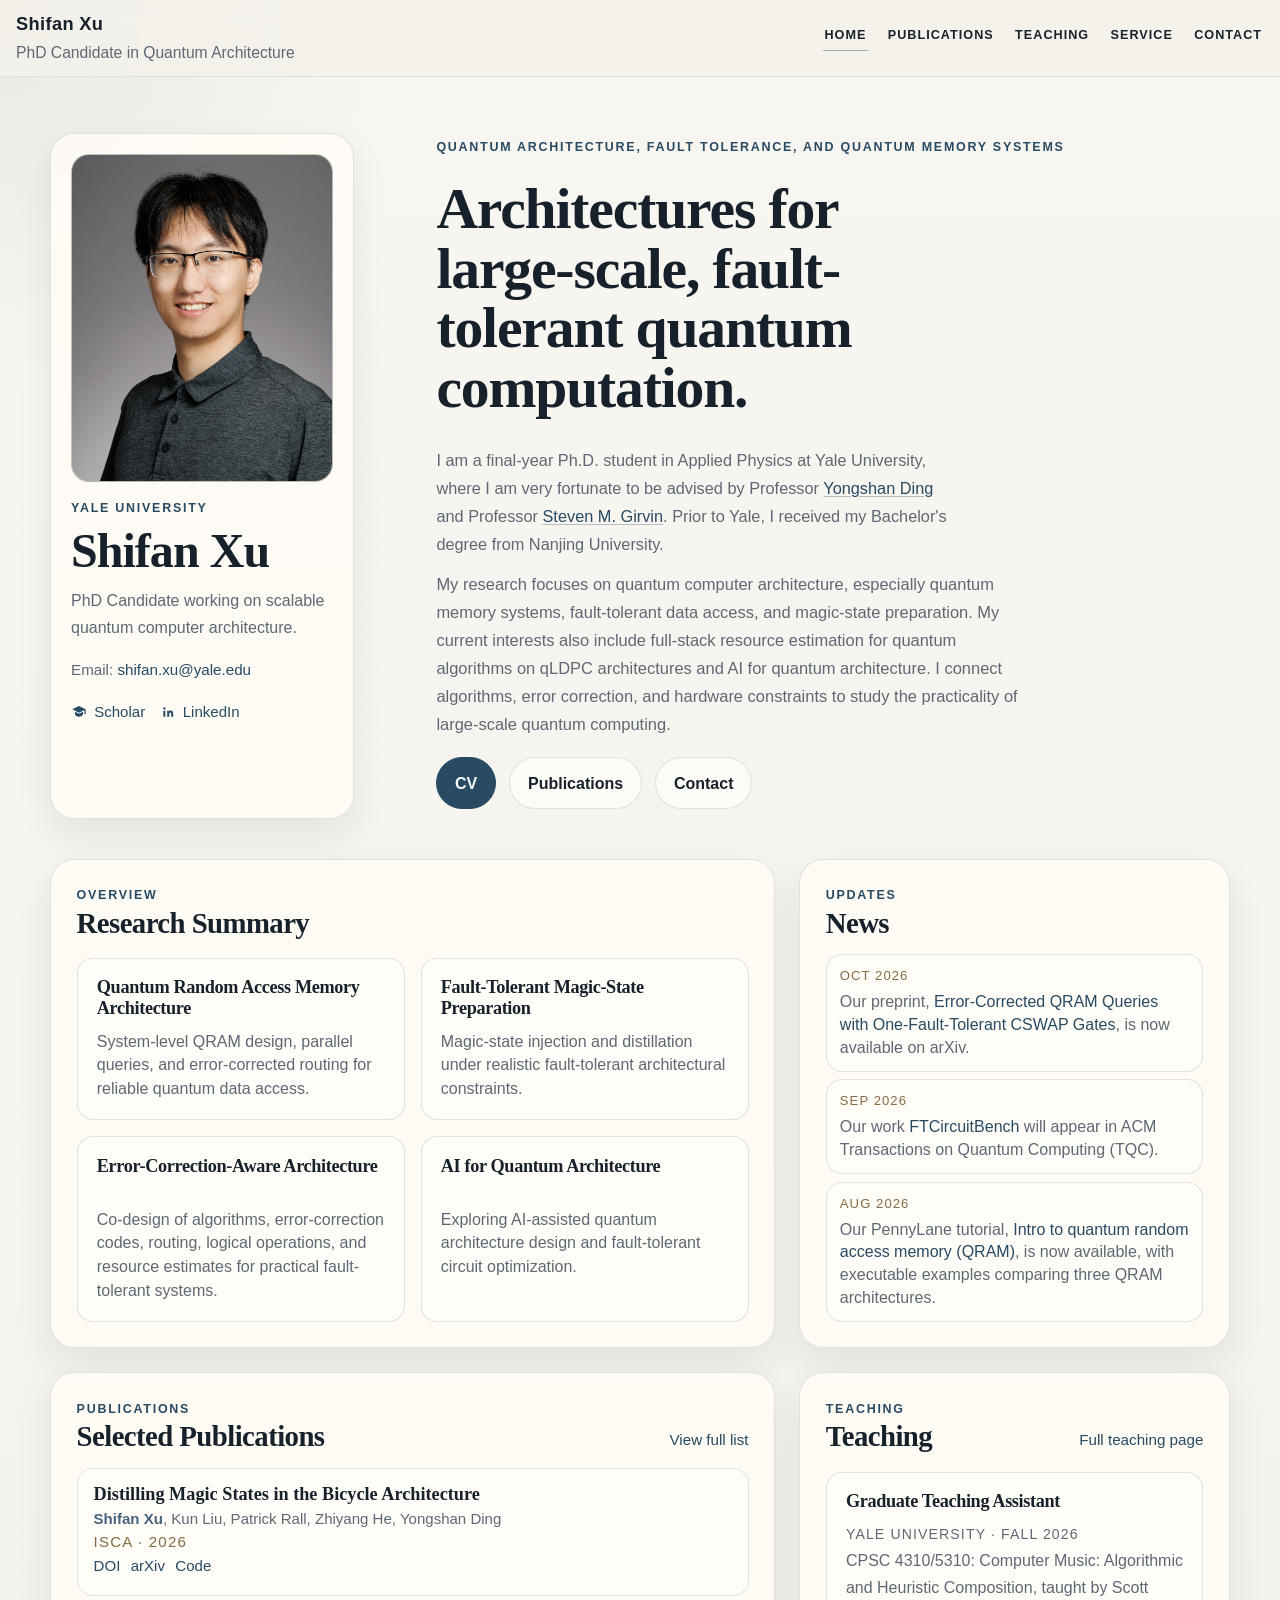
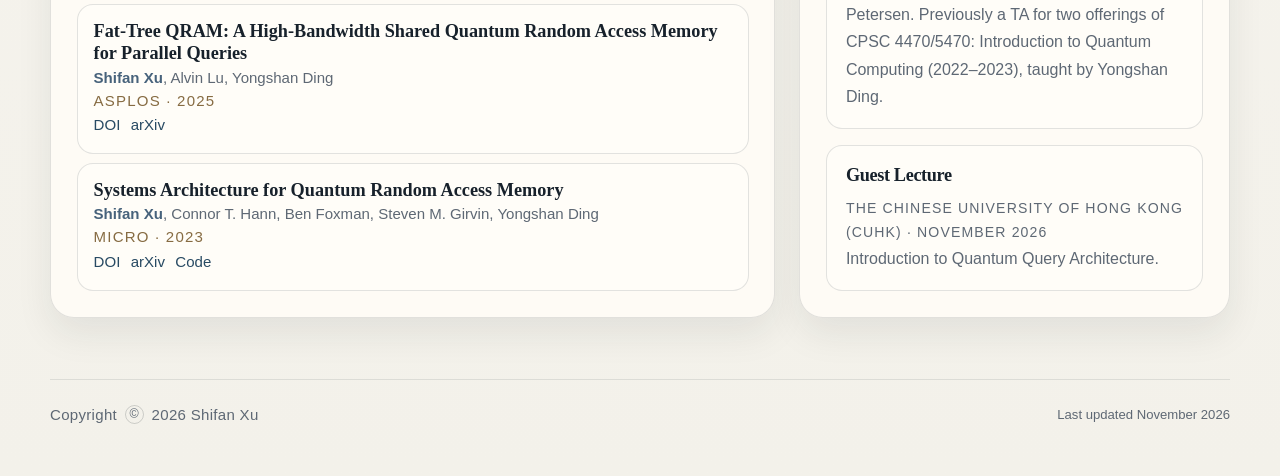
<file: index.html>
<!DOCTYPE html>
<html lang="en">
<head>
  <meta charset="UTF-8" />
  <meta name="viewport" content="width=device-width, initial-scale=1.0" />
  <title>Shifan Xu | Academic Homepage</title>
  <meta
    name="description"
    content="Academic homepage of Shifan Xu, featuring research directions, selected publications, and recent updates."
  />
  <link rel="stylesheet" href="css/style.css?v=20261126" />
</head>
<body>
  <header class="site-header">
    <div class="site-shell site-nav-shell site-nav">
      <a class="brand" href="index.html" aria-label="Shifan Xu homepage">
        <span class="brand-name">Shifan Xu</span>
        <span class="brand-role">PhD Candidate in Quantum Architecture</span>
      </a>
      <nav class="nav-links" aria-label="Main navigation">
        <a class="active" href="index.html">Home</a>
        <a href="publications.html">Publications</a>
        <a href="teaching.html">Teaching</a>
        <a href="service.html">Service</a>
        <a href="contact.html">Contact</a>
      </nav>
    </div>
  </header>

  <main>
    <section class="hero">
      <div class="site-shell hero-grid">
        <aside class="profile-panel">
          <div class="profile-frame">
            <img src="images/profile.JPG" alt="Portrait of Shifan Xu" />
          </div>
          <div class="profile-details">
            <p class="profile-label">Yale University</p>
            <h1>Shifan Xu</h1>
            <p class="profile-role">PhD Candidate working on scalable quantum computer architecture.</p>
          </div>
          <p class="profile-email">
            Email: <a href="mailto:shifan.xu@yale.edu">shifan.xu@yale.edu</a>
          </p>
          <div class="profile-links">
            <a class="icon-link" href="https://scholar.google.com/citations?user=kkj2m90AAAAJ&hl=en">
              <span class="icon-mark" aria-hidden="true">
                <svg viewBox="0 0 24 24" focusable="false">
                  <path d="M12 3 2 8l10 5 8-4v6h2V8L12 3Zm-6 8.8V15c0 2.4 3.1 4 6 4s6-1.6 6-4v-3.2l-6 3-6-3Z"></path>
                </svg>
              </span>
              <span>Scholar</span>
            </a>
            <a class="icon-link" href="https://www.linkedin.com/in/shifan-xu-92817721b/">
              <span class="icon-mark" aria-hidden="true">
                <svg viewBox="0 0 24 24" focusable="false">
                  <path d="M6.5 8.5A1.5 1.5 0 1 0 6.5 5a1.5 1.5 0 0 0 0 3.5ZM5 10h3v9H5v-9Zm5 0h2.9v1.3h.1c.4-.8 1.4-1.6 3-1.6 3.2 0 3.8 2.1 3.8 4.8V19h-3v-4c0-1 0-2.3-1.4-2.3s-1.6 1.1-1.6 2.2V19h-3v-9Z"></path>
                </svg>
              </span>
              <span>LinkedIn</span>
            </a>
          </div>
        </aside>

        <section class="hero-copy">
          <p class="eyebrow">Quantum architecture, fault tolerance, and quantum memory systems</p>
          <h2>Architectures for large-scale, fault-tolerant quantum computation.</h2>
          <p class="hero-intro">
            I am a final-year Ph.D. student in Applied Physics at Yale University, where I am very fortunate to be
            advised by Professor <a href="https://www.yongshanding.com/">Yongshan Ding</a> and Professor <a href="https://girvin.sites.yale.edu/">Steven M. Girvin</a>. Prior to Yale, I received my
            Bachelor's degree from Nanjing University.
          </p>
          <p class="hero-summary">
            My research focuses on quantum computer architecture, especially quantum memory systems,
            fault-tolerant data access, and magic-state preparation. My current interests also include
            full-stack resource estimation for quantum algorithms on qLDPC architectures and AI for quantum architecture.
            I connect algorithms, error correction, and hardware constraints to study the practicality of large-scale quantum computing.
          </p>
          <div class="hero-actions">
            <a class="button button-primary" href="Shifan_Xu_CV.pdf?v=20261108">CV</a>
            <a class="button" href="publications.html">Publications</a>
            <a class="button" href="contact.html">Contact</a>
          </div>
        </section>
      </div>
    </section>

    <section class="section-block">
      <div class="site-shell home-layout">
        <section class="surface section-card home-research">
          <div class="section-heading">
            <div>
              <p class="section-kicker">Overview</p>
              <h3>Research Summary</h3>
            </div>
          </div>
          <div class="feature-grid">
            <article class="feature-card">
              <h4>Quantum Random Access Memory Architecture</h4>
              <p>System-level QRAM design, parallel queries, and error-corrected routing for reliable quantum data access.</p>
            </article>
            <article class="feature-card">
              <h4>Fault-Tolerant Magic-State Preparation</h4>
              <p>Magic-state injection and distillation under realistic fault-tolerant architectural constraints.</p>
            </article>
            <article class="feature-card">
              <h4>Error-Correction-Aware Architecture</h4>
              <p>Co-design of algorithms, error-correction codes, routing, logical operations, and resource estimates for practical fault-tolerant systems.</p>
            </article>
            <article class="feature-card">
              <h4>AI for Quantum Architecture</h4>
              <p>Exploring AI-assisted quantum architecture design and fault-tolerant circuit optimization.</p>
            </article>
          </div>
        </section>

        <section class="surface section-card home-news">
          <div class="section-heading">
            <div>
              <p class="section-kicker">Updates</p>
              <h3>News</h3>
            </div>
          </div>
          <div id="selected-news" class="news-list" aria-live="polite"></div>
        </section>

        <section class="surface section-card home-publications">
          <div class="section-heading">
            <div>
              <p class="section-kicker">Publications</p>
              <h3>Selected Publications</h3>
            </div>
            <a class="text-link" href="publications.html">View full list</a>
          </div>
          <div id="selected-publications" class="publication-list" aria-live="polite"></div>
        </section>

        <section class="surface section-card home-teaching">
          <div class="section-heading">
            <div>
              <p class="section-kicker">Teaching</p>
              <h3>Teaching</h3>
            </div>
            <a class="text-link" href="teaching.html">Full teaching page</a>
          </div>
          <div class="teaching-list">
            <article class="teaching-item">
              <h4>Graduate Teaching Assistant</h4>
              <p class="item-meta">Yale University · Fall 2026</p>
              <p>CPSC 4310/5310: Computer Music: Algorithmic and Heuristic Composition, taught by Scott Petersen. Previously a TA for two offerings of CPSC 4470/5470: Introduction to Quantum Computing (2022–2023), taught by Yongshan Ding.</p>
            </article>
            <article class="teaching-item">
              <h4>Guest Lecture</h4>
              <p class="item-meta">The Chinese University of Hong Kong (CUHK) · November 2026</p>
              <p>Introduction to Quantum Query Architecture.</p>
            </article>
          </div>
        </section>
      </div>
    </section>
  </main>

  <footer class="site-footer">
    <div class="site-shell footer-inner">
      <p class="footer-note">Copyright <span class="footer-icon" aria-hidden="true">©</span> 2026 Shifan Xu</p>
      <p class="footer-updated">Last updated November 2026</p>
    </div>
  </footer>

  <script src="js/navigation.js?v=20260906b"></script>
  <script src="js/publications.js?v=20261101"></script>
  <script src="js/news.js?v=20261016"></script>
  <script src="js/home.js?v=20260906"></script>
</body>
</html>
</file>
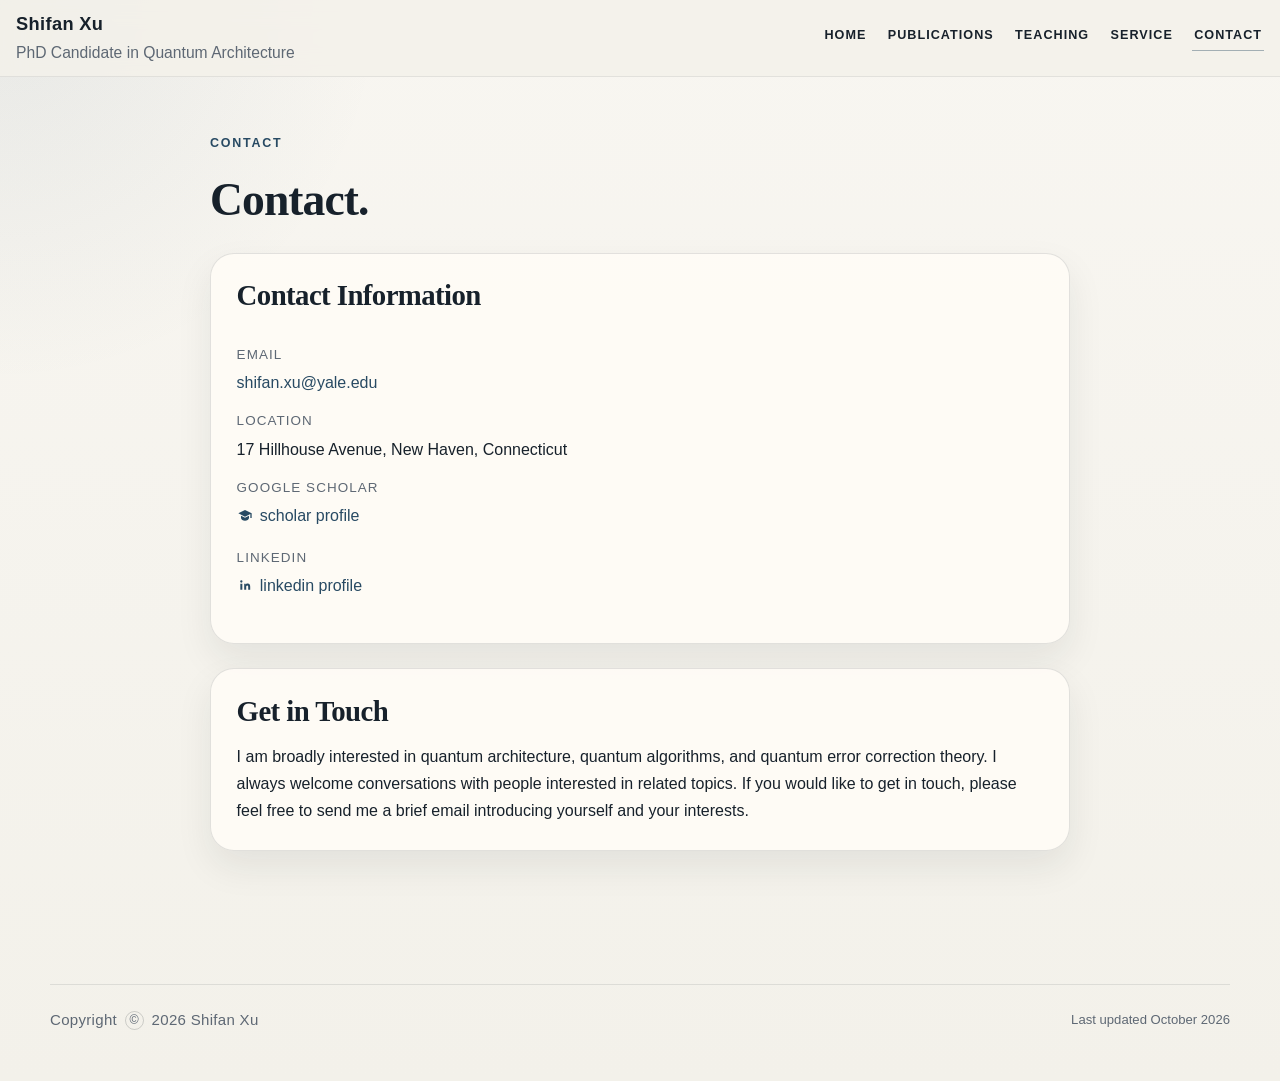
<file: contact.html>
<!DOCTYPE html>
<html lang="en">
<head>
  <meta charset="UTF-8" />
  <meta name="viewport" content="width=device-width, initial-scale=1.0" />
  <title>Contact | Shifan Xu</title>
  <meta name="description" content="Contact details for Shifan Xu." />
  <link rel="stylesheet" href="css/style.css?v=20260811" />
</head>
<body>
  <header class="site-header">
    <div class="site-shell site-nav-shell site-nav">
      <a class="brand" href="index.html" aria-label="Shifan Xu homepage">
        <span class="brand-name">Shifan Xu</span>
        <span class="brand-role">PhD Candidate in Quantum Architecture</span>
      </a>
      <nav class="nav-links" aria-label="Main navigation">
        <a href="index.html">Home</a>
        <a href="publications.html">Publications</a>
        <a href="teaching.html">Teaching</a>
        <a href="service.html">Service</a>
        <a class="active" href="contact.html">Contact</a>
      </nav>
    </div>
  </header>

  <main class="page-main">
    <section class="page-hero">
      <div class="site-shell narrow-shell">
        <p class="eyebrow">Contact</p>
        <h1 class="page-title">Contact.</h1>
      </div>
    </section>

    <section class="section-block section-block-tight">
      <div class="site-shell narrow-shell stack-column">
        <section class="surface section-card prose-card">
          <h2>Contact Information</h2>
          <dl class="contact-grid">
            <div>
              <dt>Email</dt>
              <dd><a href="mailto:shifan.xu@yale.edu">shifan.xu@yale.edu</a></dd>
            </div>
            <div>
              <dt>Location</dt>
              <dd>17 Hillhouse Avenue, New Haven, Connecticut</dd>
            </div>
            <div>
              <dt>Google Scholar</dt>
              <dd>
                <a class="icon-link" href="https://scholar.google.com/citations?user=kkj2m90AAAAJ&hl=en">
                  <span class="icon-mark" aria-hidden="true">
                    <svg viewBox="0 0 24 24" focusable="false">
                      <path d="M12 3 2 8l10 5 8-4v6h2V8L12 3Zm-6 8.8V15c0 2.4 3.1 4 6 4s6-1.6 6-4v-3.2l-6 3-6-3Z"></path>
                    </svg>
                  </span>
                  <span>scholar profile</span>
                </a>
              </dd>
            </div>
            <div>
              <dt>LinkedIn</dt>
              <dd>
                <a class="icon-link" href="https://www.linkedin.com/in/shifan-xu-92817721b/">
                  <span class="icon-mark" aria-hidden="true">
                    <svg viewBox="0 0 24 24" focusable="false">
                      <path d="M6.5 8.5A1.5 1.5 0 1 0 6.5 5a1.5 1.5 0 0 0 0 3.5ZM5 10h3v9H5v-9Zm5 0h2.9v1.3h.1c.4-.8 1.4-1.6 3-1.6 3.2 0 3.8 2.1 3.8 4.8V19h-3v-4c0-1 0-2.3-1.4-2.3s-1.6 1.1-1.6 2.2V19h-3v-9Z"></path>
                    </svg>
                  </span>
                  <span>linkedin profile</span>
                </a>
              </dd>
            </div>
          </dl>
        </section>

        <section class="surface section-card prose-card">
          <h2>Get in Touch</h2>
          <p>
          I am broadly interested in quantum architecture, quantum algorithms, and quantum error correction theory. I always welcome conversations with people interested in related topics. If you would like to get in touch, please feel free to send me a brief email introducing yourself and your interests.
          </p>
        </section>
      </div>
    </section>
  </main>

  <footer class="site-footer">
    <div class="site-shell footer-inner">
      <p class="footer-note">Copyright <span class="footer-icon" aria-hidden="true">©</span> 2026 Shifan Xu</p>
      <p class="footer-updated">Last updated October 2026</p>
    </div>
  </footer>

  <script src="js/navigation.js?v=20260906b"></script>
</body>
</html>
</file>
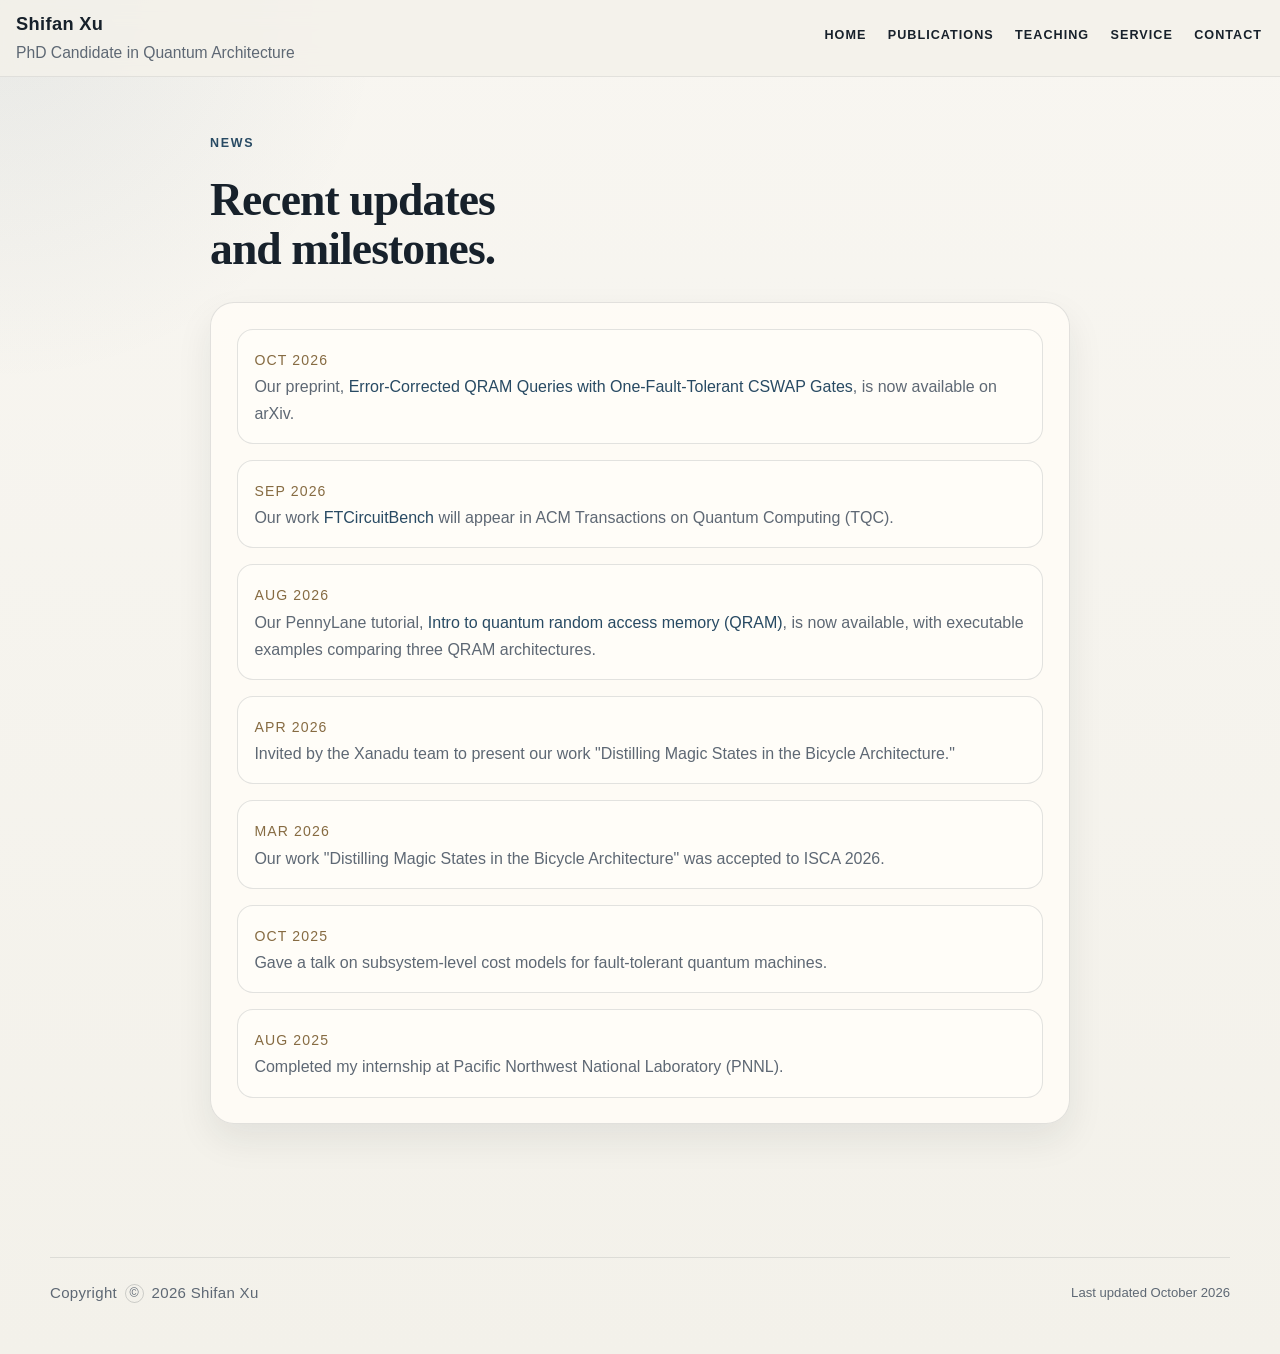
<file: news.html>
<!DOCTYPE html>
<html lang="en">
<head>
  <meta charset="UTF-8" />
  <meta name="viewport" content="width=device-width, initial-scale=1.0" />
  <title>News | Shifan Xu</title>
  <meta name="description" content="News and updates for Shifan Xu." />
  <link rel="stylesheet" href="css/style.css?v=20260811" />
</head>
<body>
  <header class="site-header">
    <div class="site-shell site-nav-shell site-nav">
      <a class="brand" href="index.html" aria-label="Shifan Xu homepage">
        <span class="brand-name">Shifan Xu</span>
        <span class="brand-role">PhD Candidate in Quantum Architecture</span>
      </a>
      <nav class="nav-links" aria-label="Main navigation">
        <a href="index.html">Home</a>
        <a href="publications.html">Publications</a>
        <a href="teaching.html">Teaching</a>
        <a href="service.html">Service</a>
        <a href="contact.html">Contact</a>
      </nav>
    </div>
  </header>

  <main class="page-main">
    <section class="page-hero">
      <div class="site-shell narrow-shell">
        <p class="eyebrow">News</p>
        <h1 class="page-title">Recent updates and milestones.</h1>
      </div>
    </section>

    <section class="section-block section-block-tight">
      <div class="site-shell narrow-shell">
        <section class="surface section-card">
          <div id="all-news" class="news-list" aria-live="polite"></div>
        </section>
      </div>
    </section>
  </main>

  <footer class="site-footer">
    <div class="site-shell footer-inner">
      <p class="footer-note">Copyright <span class="footer-icon" aria-hidden="true">©</span> 2026 Shifan Xu</p>
      <p class="footer-updated">Last updated October 2026</p>
    </div>
  </footer>

  <script src="js/navigation.js?v=20260906b"></script>
  <script src="js/news.js?v=20261016"></script>
  <script src="js/news-page.js"></script>
</body>
</html>
</file>
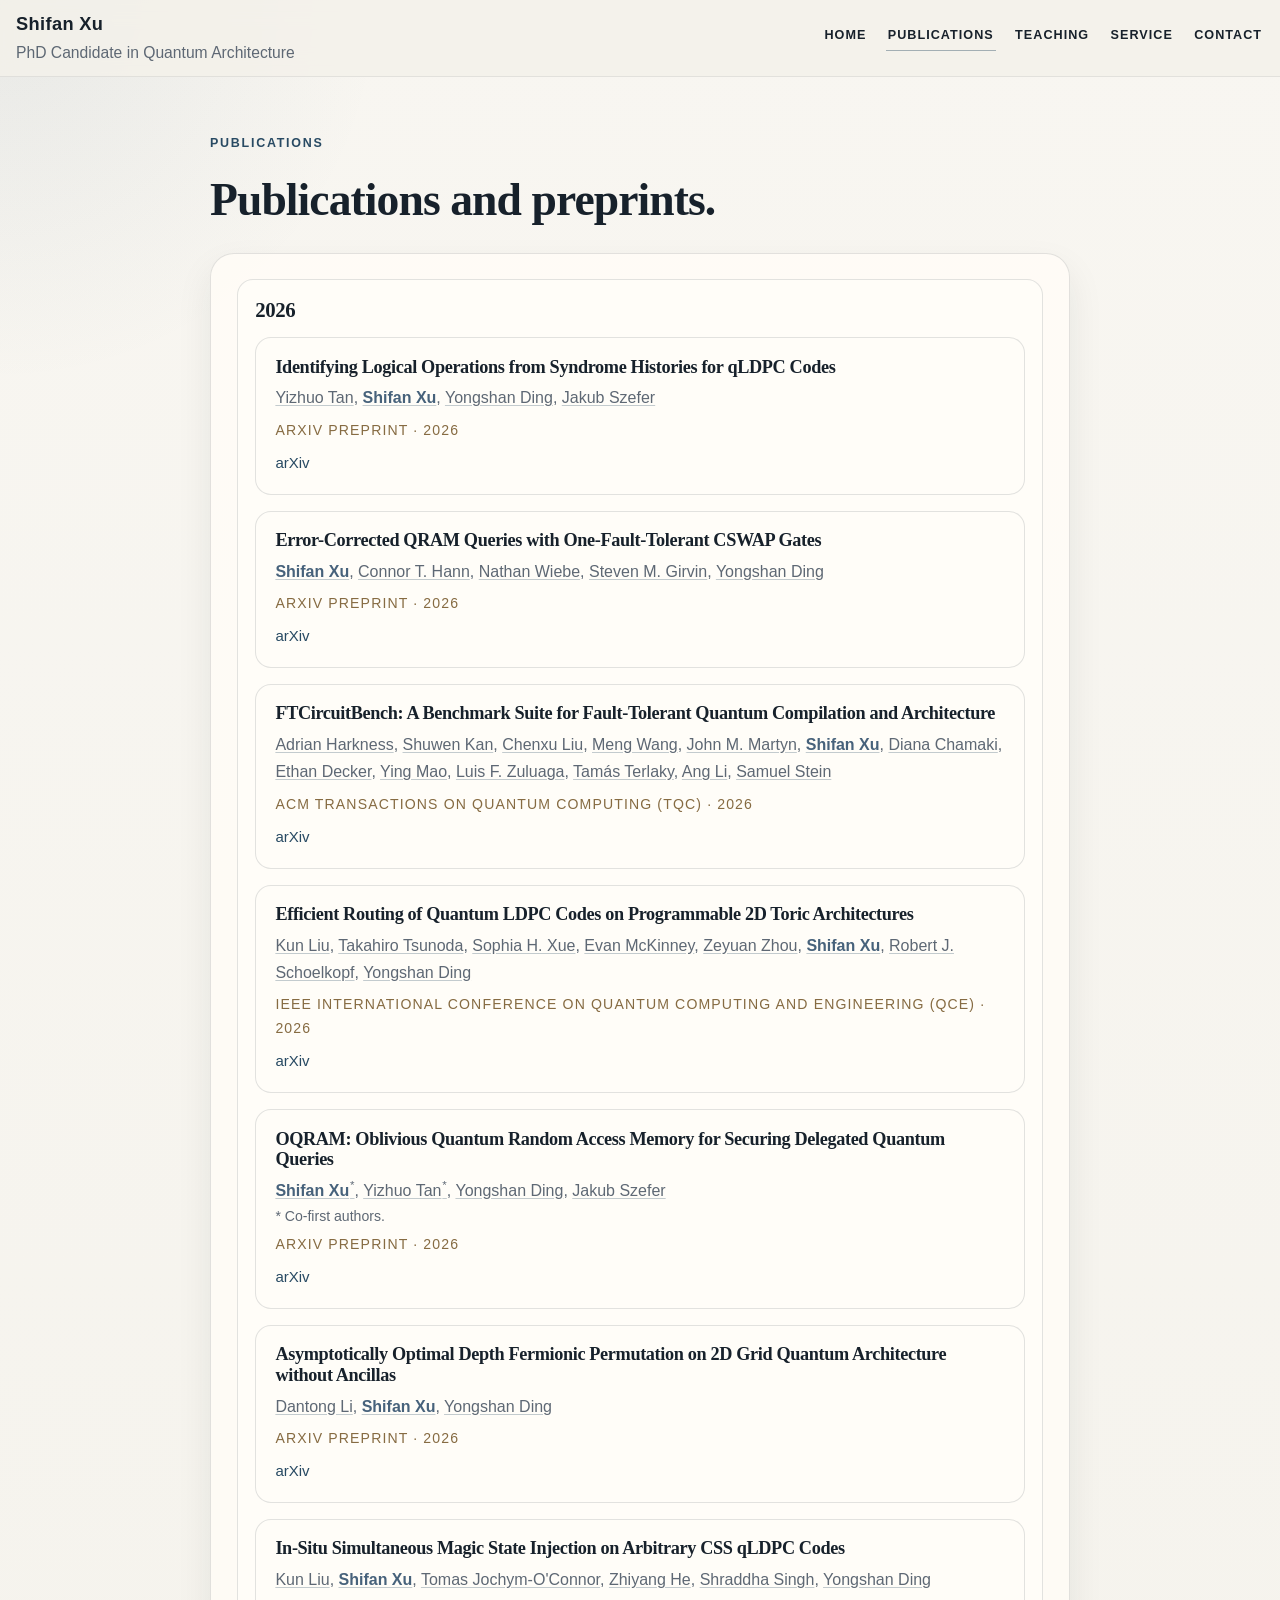
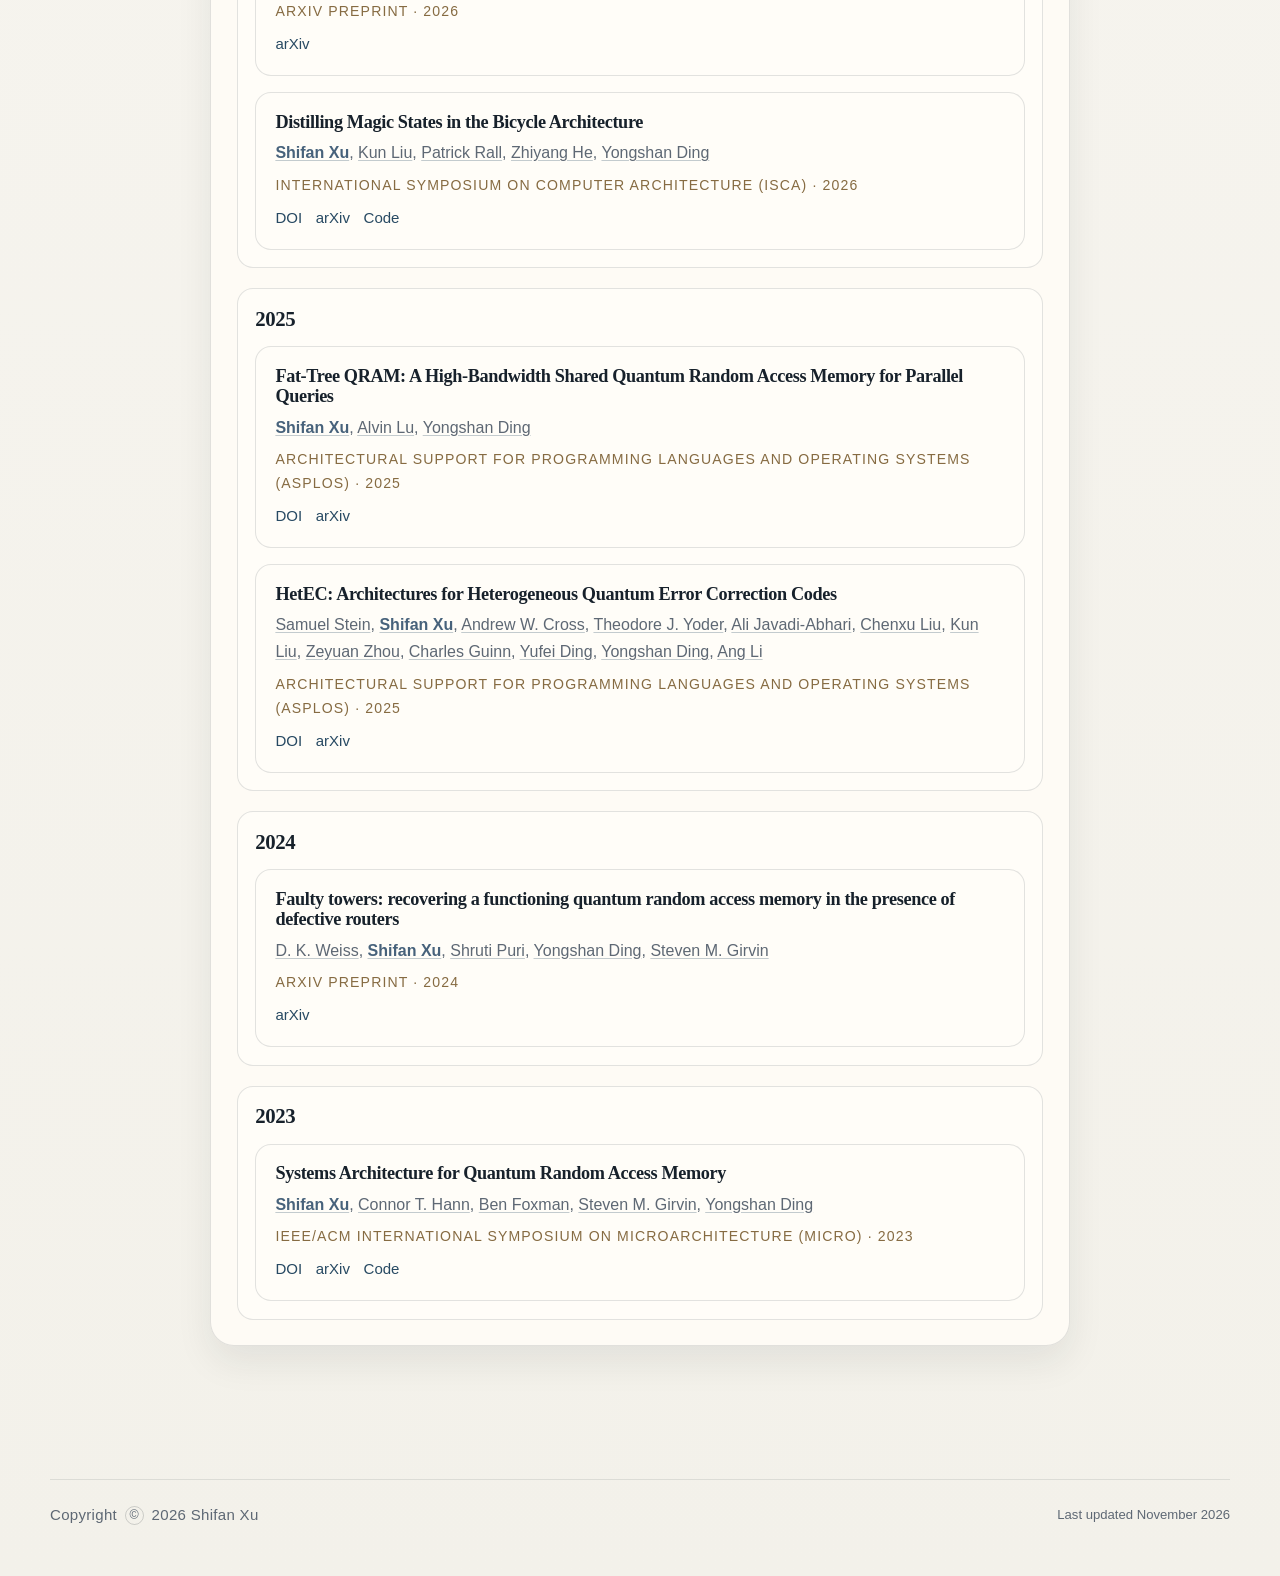
<file: publications.html>
<!DOCTYPE html>
<html lang="en">
<head>
  <meta charset="UTF-8" />
  <meta name="viewport" content="width=device-width, initial-scale=1.0" />
  <title>Publications | Shifan Xu</title>
  <meta name="description" content="Full publication list for Shifan Xu." />
  <link rel="stylesheet" href="css/style.css?v=20260811" />
</head>
<body>
  <header class="site-header">
    <div class="site-shell site-nav-shell site-nav">
      <a class="brand" href="index.html" aria-label="Shifan Xu homepage">
        <span class="brand-name">Shifan Xu</span>
        <span class="brand-role">PhD Candidate in Quantum Architecture</span>
      </a>
      <nav class="nav-links" aria-label="Main navigation">
        <a href="index.html">Home</a>
        <a class="active" href="publications.html">Publications</a>
        <a href="teaching.html">Teaching</a>
        <a href="service.html">Service</a>
        <a href="contact.html">Contact</a>
      </nav>
    </div>
  </header>

  <main class="page-main">
    <section class="page-hero">
      <div class="site-shell narrow-shell">
        <p class="eyebrow">Publications</p>
        <h1 class="page-title">Publications and preprints.</h1>
      </div>
    </section>

    <section class="section-block section-block-tight">
      <div class="site-shell narrow-shell">
        <section class="surface section-card">
          <div id="all-publications" class="publication-list publication-list-full" aria-live="polite"></div>
        </section>
      </div>
    </section>
  </main>

  <footer class="site-footer">
    <div class="site-shell footer-inner">
      <p class="footer-note">Copyright <span class="footer-icon" aria-hidden="true">©</span> 2026 Shifan Xu</p>
      <p class="footer-updated">Last updated November 2026</p>
    </div>
  </footer>

  <script src="js/navigation.js?v=20260906b"></script>
  <script src="js/publications.js?v=20261101"></script>
  <script src="js/publications-page.js?v=20260906"></script>
</body>
</html>
</file>
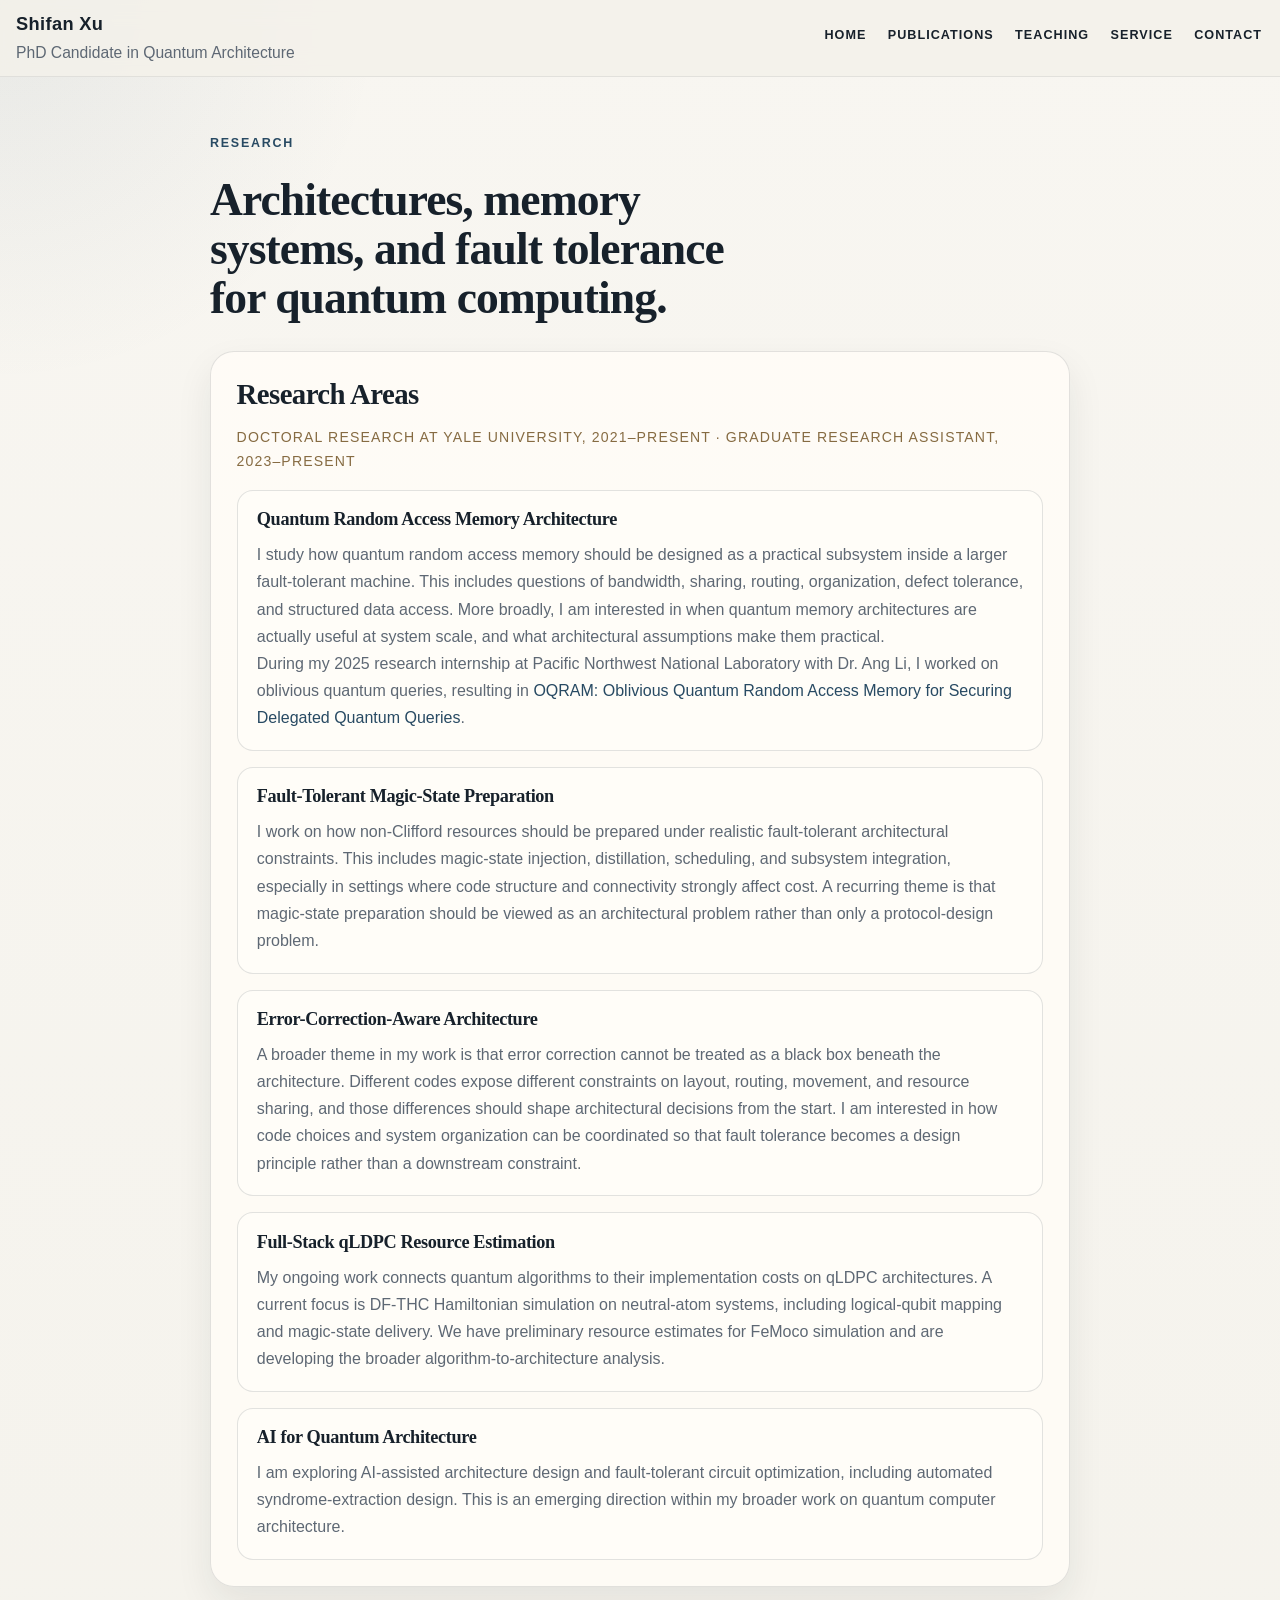
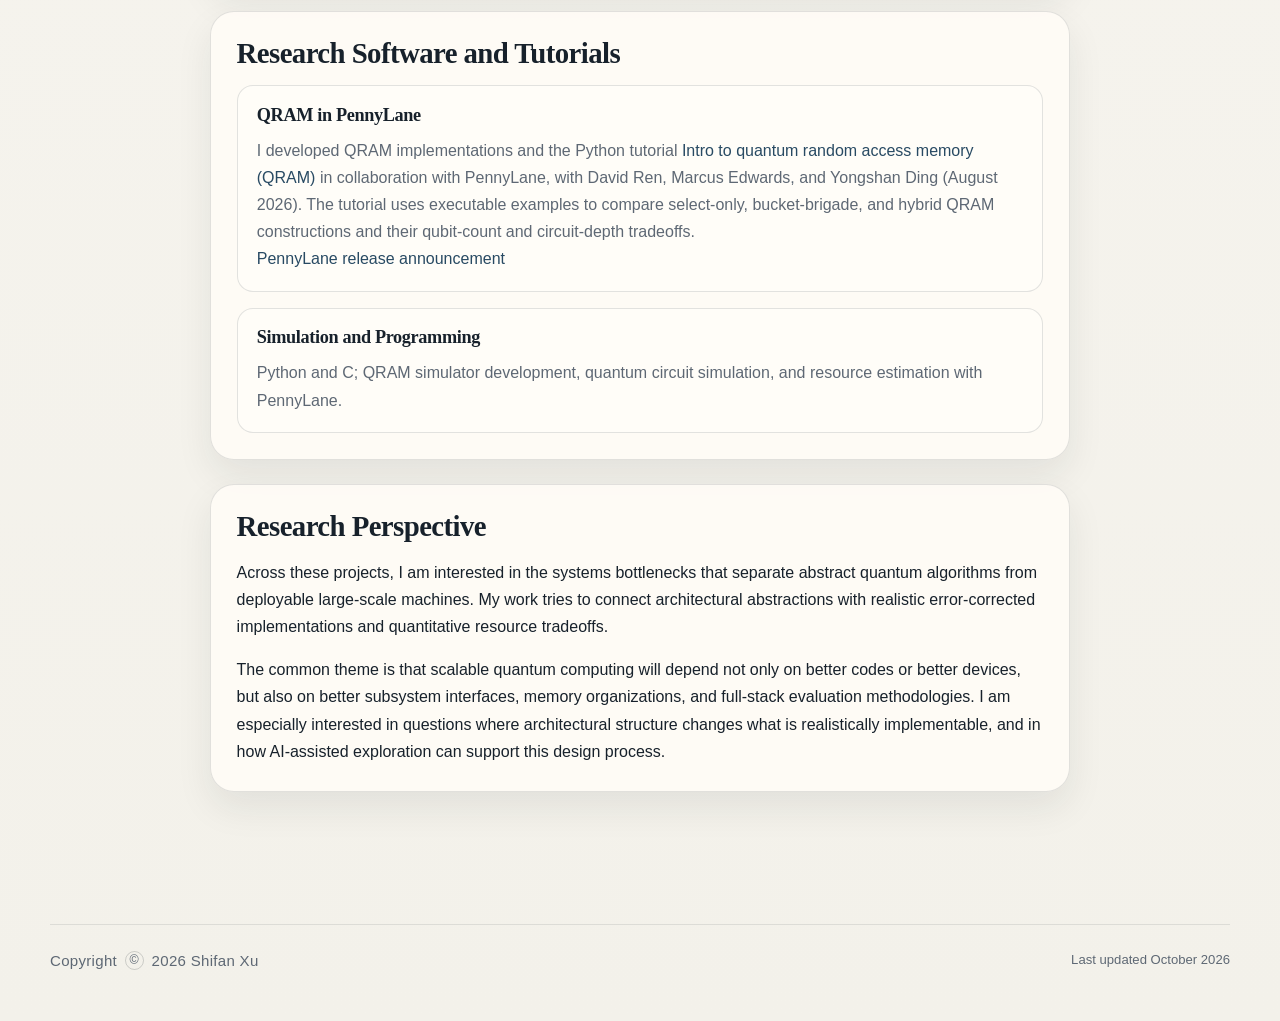
<file: research.html>
<!DOCTYPE html>
<html lang="en">
<head>
  <meta charset="UTF-8" />
  <meta name="viewport" content="width=device-width, initial-scale=1.0" />
  <title>Research | Shifan Xu</title>
  <meta name="description" content="Research areas and current directions for Shifan Xu." />
  <meta name="robots" content="noindex, nofollow" />
  <link rel="stylesheet" href="css/style.css?v=20260811" />
</head>
<body>
  <header class="site-header">
    <div class="site-shell site-nav-shell site-nav">
      <a class="brand" href="index.html" aria-label="Shifan Xu homepage">
        <span class="brand-name">Shifan Xu</span>
        <span class="brand-role">PhD Candidate in Quantum Architecture</span>
      </a>
      <nav class="nav-links" aria-label="Main navigation">
        <a href="index.html">Home</a>
        <a href="publications.html">Publications</a>
        <a href="teaching.html">Teaching</a>
        <a href="service.html">Service</a>
        <a href="contact.html">Contact</a>
      </nav>
    </div>
  </header>

  <main class="page-main">
    <section class="page-hero">
      <div class="site-shell narrow-shell">
        <p class="eyebrow">Research</p>
        <h1 class="page-title">Architectures, memory systems, and fault tolerance for quantum computing.</h1>
      </div>
    </section>

    <section class="section-block section-block-tight">
      <div class="site-shell narrow-shell stack-column">
        <section class="surface section-card prose-card">
          <h2>Research Areas</h2>
          <p class="item-meta">Doctoral research at Yale University, 2021–Present · Graduate Research Assistant, 2023–Present</p>
          <div class="topic-stack">
            <article class="topic-item">
              <h3>Quantum Random Access Memory Architecture</h3>
              <p>
                I study how quantum random access memory should be designed as a practical subsystem inside a
                larger fault-tolerant machine. This includes questions of bandwidth, sharing, routing,
                organization, defect tolerance, and structured data access. More broadly, I am interested in
                when quantum memory architectures are actually useful at system scale, and what architectural
                assumptions make them practical.
              </p>
              <p>
                During my 2025 research internship at Pacific Northwest National Laboratory with Dr. Ang Li,
                I worked on oblivious quantum queries, resulting in
                <a href="https://arxiv.org/abs/2607.27171">OQRAM: Oblivious Quantum Random Access Memory for Securing Delegated Quantum Queries</a>.
              </p>
            </article>
            <article class="topic-item">
              <h3>Fault-Tolerant Magic-State Preparation</h3>
              <p>
                I work on how non-Clifford resources should be prepared under realistic fault-tolerant
                architectural constraints. This includes magic-state injection, distillation, scheduling, and
                subsystem integration, especially in settings where code structure and connectivity strongly
                affect cost. A recurring theme is that magic-state preparation should be viewed as an
                architectural problem rather than only a protocol-design problem.
              </p>
            </article>
            <article class="topic-item">
              <h3>Error-Correction-Aware Architecture</h3>
              <p>
                A broader theme in my work is that error correction cannot be treated as a black box beneath the
                architecture. Different codes expose different constraints on layout, routing, movement, and
                resource sharing, and those differences should shape architectural decisions from the start. I am
                interested in how code choices and system organization can be coordinated so that fault tolerance
                becomes a design principle rather than a downstream constraint.
              </p>
            </article>
            <article class="topic-item">
              <h3>Full-Stack qLDPC Resource Estimation</h3>
              <p>
                My ongoing work connects quantum algorithms to their implementation costs on qLDPC architectures.
                A current focus is DF-THC Hamiltonian simulation on neutral-atom systems, including logical-qubit
                mapping and magic-state delivery. We have preliminary resource estimates for FeMoco simulation
                and are developing the broader algorithm-to-architecture analysis.
              </p>
            </article>
            <article class="topic-item">
              <h3>AI for Quantum Architecture</h3>
              <p>
                I am exploring AI-assisted architecture design and fault-tolerant circuit optimization,
                including automated syndrome-extraction design. This is an emerging direction within my
                broader work on quantum computer architecture.
              </p>
            </article>
          </div>
        </section>

        <section class="surface section-card prose-card" id="software">
          <h2>Research Software and Tutorials</h2>
          <div class="topic-stack">
            <article class="topic-item">
              <h3>QRAM in PennyLane</h3>
              <p>
                I developed QRAM implementations and the Python tutorial
                <a href="https://pennylane.ai/demos/tutorial_qram">Intro to quantum random access memory (QRAM)</a>
                in collaboration with PennyLane, with David Ren, Marcus Edwards, and Yongshan Ding (August 2026).
                The tutorial uses executable examples to compare select-only, bucket-brigade, and hybrid QRAM
                constructions and their qubit-count and circuit-depth tradeoffs.
              </p>
              <p><a href="https://pennylane.ai/blog/2026/01/pennylane-release-0.44">PennyLane release announcement</a></p>
            </article>
            <article class="topic-item">
              <h3>Simulation and Programming</h3>
              <p>Python and C; QRAM simulator development, quantum circuit simulation, and resource estimation with PennyLane.</p>
            </article>
          </div>
        </section>

        <section class="surface section-card prose-card">
          <h2>Research Perspective</h2>
          <p>
            Across these projects, I am interested in the systems bottlenecks that separate abstract quantum
            algorithms from deployable large-scale machines. My work tries to connect architectural abstractions
            with realistic error-corrected implementations and quantitative resource tradeoffs.
          </p>
          <p>
            The common theme is that scalable quantum computing will depend not only on better codes or better
            devices, but also on better subsystem interfaces, memory organizations, and full-stack evaluation
            methodologies. I am especially interested in questions where architectural structure changes what is
            realistically implementable, and in how AI-assisted exploration can support this design process.
          </p>
        </section>
      </div>
    </section>
  </main>

  <footer class="site-footer">
    <div class="site-shell footer-inner">
      <p class="footer-note">Copyright <span class="footer-icon" aria-hidden="true">©</span> 2026 Shifan Xu</p>
      <p class="footer-updated">Last updated October 2026</p>
    </div>
  </footer>

  <script src="js/navigation.js?v=20260906b"></script>
</body>
</html>
</file>
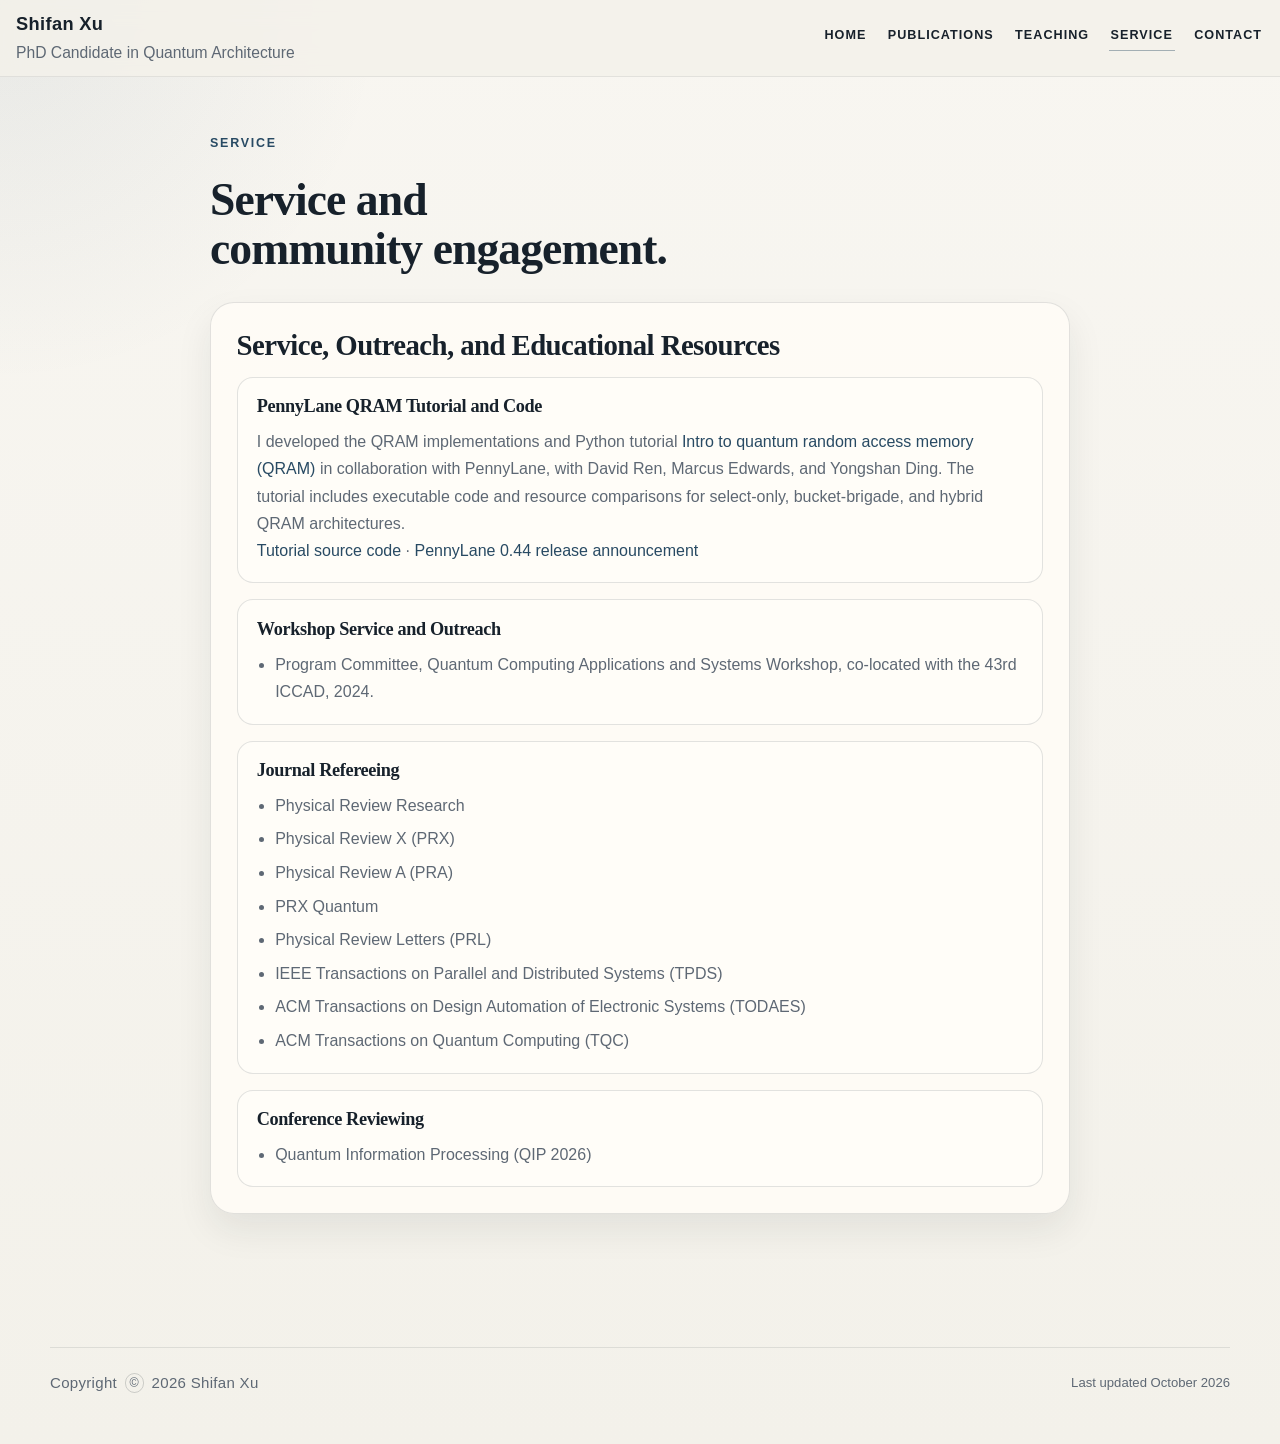
<file: service.html>
<!DOCTYPE html>
<html lang="en">
<head>
  <meta charset="UTF-8" />
  <meta name="viewport" content="width=device-width, initial-scale=1.0" />
  <title>Service | Shifan Xu</title>
  <meta name="description" content="Professional service and academic community activities for Shifan Xu." />
  <link rel="stylesheet" href="css/style.css?v=20260811" />
</head>
<body>
  <header class="site-header">
    <div class="site-shell site-nav-shell site-nav">
      <a class="brand" href="index.html" aria-label="Shifan Xu homepage">
        <span class="brand-name">Shifan Xu</span>
        <span class="brand-role">PhD Candidate in Quantum Architecture</span>
      </a>
      <nav class="nav-links" aria-label="Main navigation">
        <a href="index.html">Home</a>
        <a href="publications.html">Publications</a>
        <a href="teaching.html">Teaching</a>
        <a class="active" href="service.html">Service</a>
        <a href="contact.html">Contact</a>
      </nav>
    </div>
  </header>

  <main class="page-main">
    <section class="page-hero">
      <div class="site-shell narrow-shell">
        <p class="eyebrow">Service</p>
        <h1 class="page-title">Service and community engagement.</h1>
      </div>
    </section>

    <section class="section-block section-block-tight">
      <div class="site-shell narrow-shell stack-column">
        <section class="surface section-card prose-card">
          <h2>Service, Outreach, and Educational Resources</h2>
          <div class="topic-stack">
            <article class="topic-item">
              <h3>PennyLane QRAM Tutorial and Code</h3>
              <p>
                I developed the QRAM implementations and Python tutorial
                <a href="https://pennylane.ai/demos/tutorial_qram">Intro to quantum random access memory (QRAM)</a>
                in collaboration with PennyLane, with David Ren, Marcus Edwards, and Yongshan Ding.
                The tutorial includes executable code and
                resource comparisons for select-only, bucket-brigade, and hybrid QRAM architectures.
              </p>
              <p><a href="https://github.com/PennyLaneAI/demos/tree/master/demonstrations_v2/tutorial_qram">Tutorial source code</a> · <a href="https://pennylane.ai/blog/2026/01/pennylane-release-0.44">PennyLane 0.44 release announcement</a></p>
            </article>
            <article class="topic-item">
              <h3>Workshop Service and Outreach</h3>
              <ul class="detail-list">
                <li>Program Committee, Quantum Computing Applications and Systems Workshop, co-located with the 43rd ICCAD, 2024.</li>
              </ul>
            </article>
            <article class="topic-item">
              <h3>Journal Refereeing</h3>
              <ul class="detail-list">
                <li>Physical Review Research</li>
                <li>Physical Review X (PRX)</li>
                <li>Physical Review A (PRA)</li>
                <li>PRX Quantum</li>
                <li>Physical Review Letters (PRL)</li>
                <li>IEEE Transactions on Parallel and Distributed Systems (TPDS)</li>
                <li>ACM Transactions on Design Automation of Electronic Systems (TODAES)</li>
                <li>ACM Transactions on Quantum Computing (TQC)</li>
              </ul>
            </article>
            <article class="topic-item">
              <h3>Conference Reviewing</h3>
              <ul class="detail-list">
                <li>Quantum Information Processing (QIP 2026)</li>
              </ul>
            </article>
          </div>
        </section>
      </div>
    </section>
  </main>

  <footer class="site-footer">
    <div class="site-shell footer-inner">
      <p class="footer-note">Copyright <span class="footer-icon" aria-hidden="true">©</span> 2026 Shifan Xu</p>
      <p class="footer-updated">Last updated October 2026</p>
    </div>
  </footer>

  <script src="js/navigation.js?v=20260906b"></script>
</body>
</html>
</file>
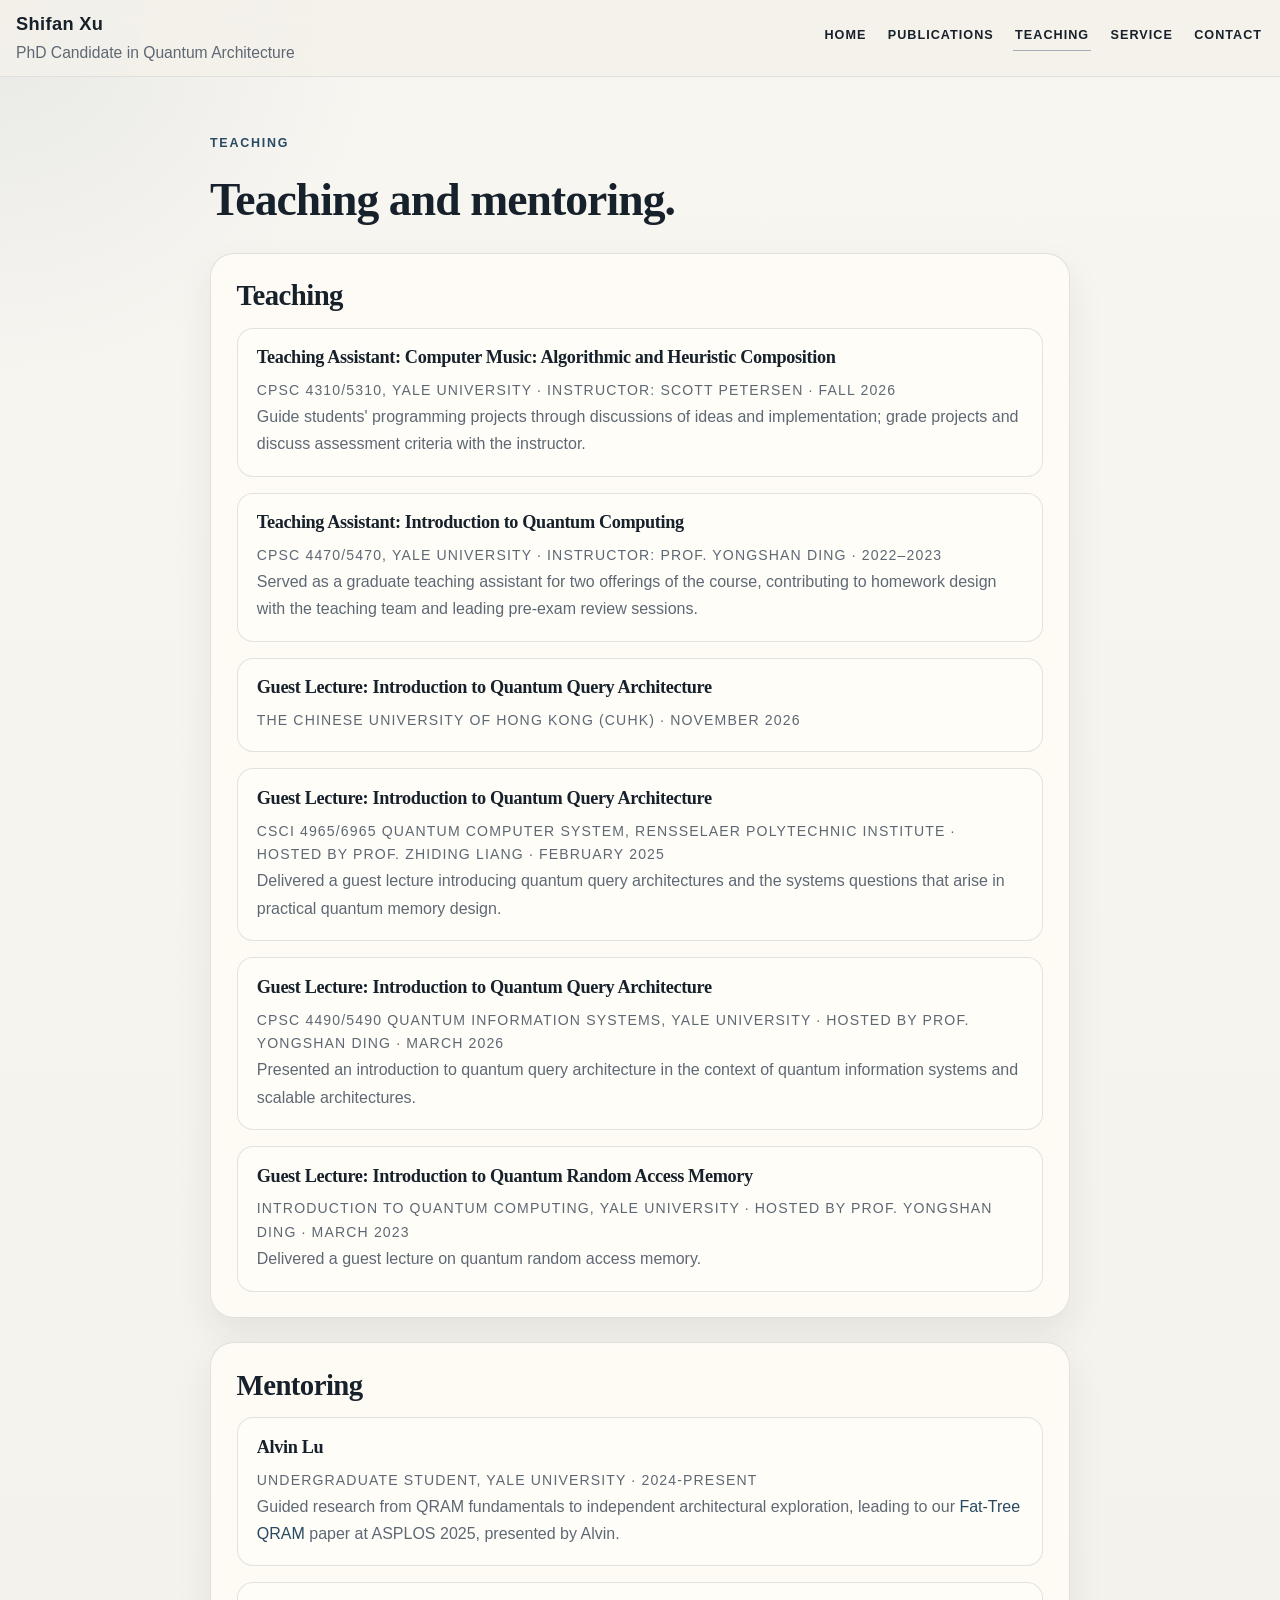
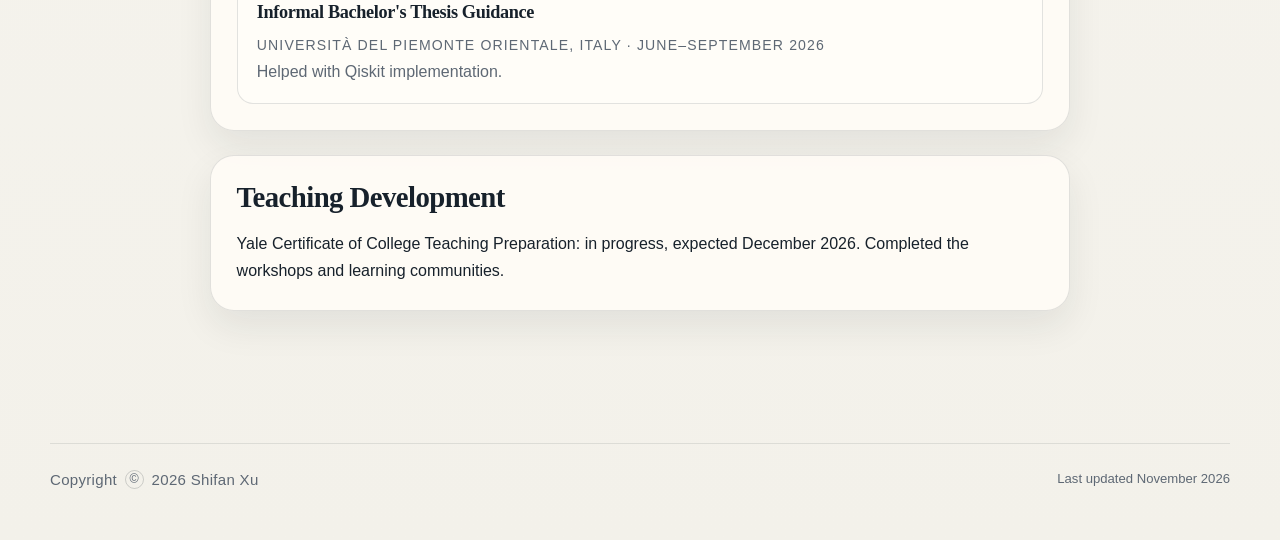
<file: teaching.html>
<!DOCTYPE html>
<html lang="en">
<head>
  <meta charset="UTF-8" />
  <meta name="viewport" content="width=device-width, initial-scale=1.0" />
  <title>Teaching | Shifan Xu</title>
  <meta name="description" content="Teaching and mentoring information for Shifan Xu." />
  <link rel="stylesheet" href="css/style.css?v=20260811" />
</head>
<body>
  <header class="site-header">
    <div class="site-shell site-nav-shell site-nav">
      <a class="brand" href="index.html" aria-label="Shifan Xu homepage">
        <span class="brand-name">Shifan Xu</span>
        <span class="brand-role">PhD Candidate in Quantum Architecture</span>
      </a>
      <nav class="nav-links" aria-label="Main navigation">
        <a href="index.html">Home</a>
        <a href="publications.html">Publications</a>
        <a class="active" href="teaching.html">Teaching</a>
        <a href="service.html">Service</a>
        <a href="contact.html">Contact</a>
      </nav>
    </div>
  </header>

  <main class="page-main">
    <section class="page-hero">
      <div class="site-shell narrow-shell">
        <p class="eyebrow">Teaching</p>
        <h1 class="page-title">Teaching and mentoring.</h1>
      </div>
    </section>

    <section class="section-block section-block-tight">
      <div class="site-shell narrow-shell stack-column">
        <section class="surface section-card prose-card">
          <h2>Teaching</h2>
          <div id="all-teaching" class="teaching-list" aria-live="polite"></div>
        </section>

        <section class="surface section-card prose-card">
          <h2>Mentoring</h2>
          <article class="teaching-item">
            <h3>Alvin Lu</h3>
            <p class="item-meta">Undergraduate student, Yale University · 2024-Present</p>
            <p>Guided research from QRAM fundamentals to independent architectural exploration, leading to our <a href="https://doi.org/10.1145/3676641.3716256">Fat-Tree QRAM</a> paper at ASPLOS 2025, presented by Alvin.</p>
          </article>
          <article class="teaching-item">
            <h3>Informal Bachelor's Thesis Guidance</h3>
            <p class="item-meta">Universit&agrave; del Piemonte Orientale, Italy · June–September 2026</p>
            <p>Helped with Qiskit implementation.</p>
          </article>
        </section>
        <section class="surface section-card prose-card">
          <h2>Teaching Development</h2>
          <p>Yale Certificate of College Teaching Preparation: in progress, expected December 2026. Completed the workshops and learning communities.</p>
        </section>
      </div>
    </section>
  </main>

  <footer class="site-footer">
    <div class="site-shell footer-inner">
      <p class="footer-note">Copyright <span class="footer-icon" aria-hidden="true">©</span> 2026 Shifan Xu</p>
      <p class="footer-updated">Last updated November 2026</p>
    </div>
  </footer>

  <script src="js/navigation.js?v=20260906b"></script>
  <script src="js/teaching.js?v=20261108"></script>
  <script src="js/teaching-page.js?v=20261108"></script>
</body>
</html>
</file>
<file: css/style.css>
:root {
  --bg: #f3f1ea;
  --surface: rgba(255, 252, 246, 0.88);
  --surface-strong: #fffdf8;
  --surface-alt: #ece7dc;
  --text: #17212b;
  --muted: #5e6874;
  --line: rgba(23, 33, 43, 0.12);
  --accent: #284a63;
  --accent-soft: #dce7ef;
  --accent-warm: #866b42;
  --shadow: 0 16px 36px rgba(23, 33, 43, 0.08);
  --radius-lg: 24px;
  --radius-md: 16px;
  --radius-sm: 10px;
  --maxw: 1180px;
  --navw: 1320px;
  --maxw-narrow: 860px;
}

*,
*::before,
*::after {
  box-sizing: border-box;
}

html {
  scroll-behavior: smooth;
}

body {
  margin: 0;
  color: var(--text);
  font-family: "Inter", "Segoe UI", Helvetica, Arial, sans-serif;
  line-height: 1.7;
  background:
    radial-gradient(circle at top left, rgba(40, 74, 99, 0.08), transparent 24rem),
    linear-gradient(180deg, #f8f6f1 0%, var(--bg) 100%);
}

img {
  display: block;
  max-width: 100%;
}

a {
  color: var(--accent);
  text-decoration: none;
}

a:hover {
  text-decoration: underline;
}

h1,
h2,
h3,
h4 {
  margin: 0;
  font-family: "Iowan Old Style", "Palatino Linotype", "Book Antiqua", Georgia, serif;
  font-weight: 600;
  letter-spacing: -0.02em;
  line-height: 1.12;
}

p {
  margin: 0;
}

ul {
  margin: 0;
  padding: 0;
}

.site-shell {
  width: min(var(--maxw), calc(100% - 2rem));
  margin: 0 auto;
}

.site-nav-shell {
  width: min(var(--navw), calc(100% - 2rem));
}

.narrow-shell {
  width: min(var(--maxw-narrow), calc(100% - 2rem));
}

.site-header {
  position: sticky;
  top: 0;
  z-index: 50;
  backdrop-filter: blur(12px);
  background: rgba(243, 241, 234, 0.84);
  border-bottom: 1px solid rgba(23, 33, 43, 0.08);
}

.site-nav {
  display: flex;
  align-items: center;
  justify-content: space-between;
  gap: 1.25rem;
  min-height: 4.75rem;
  transition: gap 0.24s ease, min-height 0.24s ease, padding 0.24s ease;
}

.brand {
  display: inline-flex;
  flex-direction: column;
  color: var(--text);
  flex: 0 0 auto;
  transition: opacity 0.22s ease, transform 0.22s ease, max-height 0.24s ease;
}

.brand:hover {
  text-decoration: none;
}

.brand-name {
  font-weight: 700;
  font-size: 1.14rem;
  letter-spacing: 0.02em;
}

.brand-role {
  color: var(--muted);
  font-size: 0.98rem;
}

.nav-links {
  display: flex;
  flex-wrap: wrap;
  gap: 1.1rem;
}

.nav-links a {
  color: var(--text);
  font-size: 0.79rem;
  font-weight: 600;
  letter-spacing: 0.08em;
  text-transform: uppercase;
  padding: 0 0.12rem 0.25rem;
  border-bottom: 1px solid transparent;
}

.nav-links a.active,
.nav-links a:hover {
  border-color: rgba(40, 74, 99, 0.4);
  text-decoration: none;
}

.hero,
.page-hero {
  padding: 3.5rem 0 1.5rem;
}

.hero-grid {
  display: grid;
  grid-template-columns: minmax(16.5rem, 19rem) minmax(0, 1.32fr);
  gap: 2rem;
  align-items: stretch;
}

.surface,
.profile-panel {
  border: 1px solid var(--line);
  background: var(--surface);
  box-shadow: var(--shadow);
  border-radius: var(--radius-lg);
}

.profile-panel {
  padding: 1.25rem;
  display: grid;
  gap: 1rem;
  align-content: start;
}

.profile-frame {
  border-radius: calc(var(--radius-lg) - 6px);
  overflow: hidden;
  border: 1px solid var(--line);
  background:
    linear-gradient(140deg, rgba(40, 74, 99, 0.18), rgba(134, 107, 66, 0.12)),
    var(--surface-alt);
  aspect-ratio: 4 / 5;
}

.profile-frame img {
  width: 100%;
  height: 100%;
  object-fit: cover;
  object-position: center top;
}

.profile-placeholder {
  width: 100%;
  height: 100%;
  display: grid;
  place-items: center;
  color: var(--muted);
  font-size: 0.96rem;
  letter-spacing: 0.08em;
  text-transform: uppercase;
}

.profile-label,
.section-kicker,
.eyebrow {
  color: var(--accent);
  text-transform: uppercase;
  letter-spacing: 0.14em;
  font-size: 0.78rem;
  font-weight: 700;
}

.profile-details h1 {
  font-size: clamp(2rem, 3.8vw, 3rem);
  margin-top: 0.35rem;
}

.profile-role {
  margin-top: 0.55rem;
  color: var(--muted);
}

.profile-email {
  color: var(--muted);
  font-size: 0.95rem;
}

.profile-email a {
  color: var(--accent);
}

.profile-links {
  display: flex;
  flex-wrap: wrap;
  gap: 0.9rem;
  font-size: 0.94rem;
}

.profile-links a {
  color: var(--accent);
  word-break: break-word;
}

.icon-link,
.icon-button {
  display: inline-flex;
  align-items: center;
  gap: 0.45rem;
}

.icon-mark {
  display: inline-flex;
  align-items: center;
  justify-content: center;
  width: 1rem;
  height: 1rem;
  flex: 0 0 1rem;
}

.icon-mark svg {
  width: 100%;
  height: 100%;
  fill: currentColor;
}

.contact-grid {
  display: grid;
  gap: 0.9rem;
}

.contact-grid div {
  display: grid;
  gap: 0.15rem;
}

.contact-grid dt {
  color: var(--muted);
  font-size: 0.84rem;
  text-transform: uppercase;
  letter-spacing: 0.08em;
}

.contact-grid dd {
  margin: 0;
}

.hero-copy {
  display: grid;
  gap: 0;
  padding: 0.25rem 0 0.6rem 3.15rem;
  min-height: 100%;
  align-content: stretch;
  grid-template-rows: auto auto auto 1fr auto;
}

.eyebrow {
  margin-bottom: 1.28rem;
}

.hero-copy h2 {
  font-size: clamp(2.2rem, 5vw, 3.6rem);
  max-width: 16ch;
  line-height: 1.04;
  text-wrap: balance;
  margin-bottom: 1.82rem;
}

.hero-intro {
  max-width: 58ch;
  font-size: 1.02rem;
  color: var(--muted);
  margin-bottom: 0.72rem;
}

.hero-intro a {
  color: var(--accent);
  text-decoration: underline;
  text-decoration-color: rgba(40, 74, 99, 0.32);
  text-underline-offset: 0.14em;
}

.hero-intro a:hover {
  text-decoration-color: currentColor;
}

.page-title {
  font-size: clamp(1.9rem, 4vw, 2.85rem);
  max-width: 24ch;
  line-height: 1.08;
  text-wrap: balance;
}

.hero-summary,
.page-summary {
  max-width: 64ch;
  color: var(--muted);
  font-size: 1.03rem;
}

.hero-summary {
  margin-bottom: 1.2rem;
}

.hero-actions {
  display: flex;
  flex-wrap: wrap;
  gap: 0.85rem;
}

.button {
  display: inline-flex;
  align-items: center;
  justify-content: center;
  min-height: 2.8rem;
  padding: 0.72rem 1.1rem;
  border-radius: 999px;
  border: 1px solid var(--line);
  background: rgba(255, 253, 248, 0.76);
  color: var(--text);
  font-weight: 600;
  transition: transform 0.18s ease, border-color 0.18s ease, background 0.18s ease;
}

.button:hover {
  text-decoration: none;
  transform: translateY(-1px);
  border-color: rgba(40, 74, 99, 0.26);
}

.button-primary {
  background: var(--accent);
  color: #f8fafc;
  border-color: var(--accent);
}

.page-main {
  padding-bottom: 4.5rem;
}

.section-block {
  padding: 1rem 0 1.5rem;
}

.section-block-tight {
  padding-top: 0.3rem;
}

.section-grid {
  display: grid;
  grid-template-columns: minmax(0, 1.4fr) minmax(18rem, 0.82fr);
  gap: 1.5rem;
  align-items: start;
}

.home-layout {
  display: grid;
  grid-template-columns: minmax(0, 1.38fr) minmax(18rem, 0.82fr);
  grid-template-areas:
    "research news"
    "publications teaching";
  gap: 1.5rem;
  align-items: stretch;
}

.home-layout > .section-card {
  display: flex;
  flex-direction: column;
  min-width: 0;
}

.home-layout .feature-grid,
.home-layout .news-list,
.home-layout .publication-list,
.home-layout .teaching-list {
  flex: 1;
}

.home-research {
  grid-area: research;
}

.home-news {
  grid-area: news;
}

.home-news .section-heading {
  margin-bottom: 0.95rem;
}

.home-news .news-list {
  gap: 0.48rem;
}

.home-news .news-card {
  padding: 0.38rem 0.82rem 0.62rem;
}

.home-news .news-card p {
  line-height: 1.42;
  margin-top: 0.18rem;
}

.home-news .news-card time {
  font-size: 0.82rem;
  line-height: 1;
}

.home-publications {
  grid-area: publications;
}

.home-publications .section-heading {
  margin-bottom: 0.95rem;
}

.home-publications .publication-list {
  gap: 0.55rem;
}

.home-publications .publication-item {
  padding: 0.9rem 1rem;
  gap: 0.22rem;
  align-content: start;
}

.home-publications .publication-title {
  font-size: 1.14rem;
  line-height: 1.22;
  letter-spacing: 0;
}

.home-publications .publication-authors,
.home-publications .publication-venue,
.home-publications .publication-links {
  font-size: 0.94rem;
}

.home-publications .publication-authors {
  line-height: 1.32;
}

.home-publications .publication-venue {
  line-height: 1.1;
  margin-top: 0.1rem;
  margin-bottom: -0.04rem;
}

.home-publications .publication-links {
  gap: 0.65rem;
  margin-top: 0;
}

.home-teaching {
  grid-area: teaching;
}

.stack-column {
  display: grid;
  gap: 1.5rem;
}

.section-card {
  padding: 1.6rem;
}

.section-heading {
  display: flex;
  align-items: end;
  justify-content: space-between;
  gap: 1rem;
  margin-bottom: 1.2rem;
}

.section-heading h3,
.prose-card h2 {
  font-size: 1.8rem;
}

.text-link {
  white-space: nowrap;
  font-size: 0.95rem;
}

.feature-grid {
  display: grid;
  grid-template-columns: repeat(2, minmax(0, 1fr));
  gap: 1rem;
}

.feature-card,
.topic-item,
.teaching-item,
.publication-item,
.news-card,
.year-block,
.news-list li,
.link-list li {
  border: 1px solid var(--line);
  border-radius: var(--radius-md);
  background: var(--surface-strong);
}

.feature-card,
.topic-item,
.teaching-item,
.publication-item,
.news-card {
  padding: 1.15rem 1.2rem;
}

.feature-card {
  display: grid;
  align-content: start;
}

.feature-card h4,
.topic-item h3,
.teaching-item h3,
.teaching-item h4,
.publication-title {
  font-size: 1.14rem;
}

.feature-card h4 {
  margin-bottom: 0.3rem;
  min-height: 2.6em;
}

.topic-item h3,
.teaching-item h3,
.teaching-item h4 {
  margin-bottom: 0.72rem;
}

.feature-card p,
.topic-item p,
.teaching-item p,
.publication-authors,
.publication-venue,
.news-list p {
  color: var(--muted);
}

.feature-card p {
  line-height: 1.48;
}

.news-list,
.link-list,
.teaching-list,
.topic-stack,
.publication-list {
  display: grid;
  gap: 1rem;
}

.news-list,
.link-list {
  list-style: none;
}

.news-list li,
.news-card,
.link-list li {
  padding: 1rem 1.05rem;
}

.news-list time,
.item-meta,
.publication-venue {
  color: var(--accent-warm);
  font-size: 0.88rem;
  letter-spacing: 0.08em;
  text-transform: uppercase;
}

.link-list {
  list-style: none;
}

.link-list a {
  color: var(--text);
}

.detail-list {
  margin: 0;
  padding-left: 1.15rem;
  color: var(--muted);
}

.detail-list li + li {
  margin-top: 0.4rem;
}

.prose-card {
  display: grid;
  gap: 1rem;
}

.publication-item {
  display: grid;
  gap: 0.45rem;
}

.publication-title {
  font-family: "Iowan Old Style", "Palatino Linotype", "Book Antiqua", Georgia, serif;
  font-weight: 600;
}

.publication-authors a {
  color: inherit;
  text-decoration: underline;
  text-decoration-color: rgba(40, 74, 99, 0.28);
  text-underline-offset: 0.14em;
}

.publication-authors a:hover {
  color: var(--accent);
  text-decoration-color: currentColor;
}

.author-note-marker {
  font-size: 0.72em;
  line-height: 0;
  margin-left: 0.08em;
  vertical-align: super;
}

.author-self {
  color: #47627b;
  font-weight: 600;
}

.publication-note {
  color: var(--muted);
  font-size: 0.88rem;
  line-height: 1.25;
  margin-top: -0.18rem;
}

.publication-links {
  display: flex;
  flex-wrap: wrap;
  gap: 0.85rem;
  font-size: 0.94rem;
}

.publication-links a {
  color: var(--accent);
}

.publication-list-empty {
  padding: 1rem 0;
  color: var(--muted);
}

.publication-list-full {
  gap: 1.25rem;
}

.year-block {
  padding: 1.1rem;
}

.year-heading {
  margin-bottom: 1rem;
  font-size: 1.3rem;
}

.site-footer {
  padding: 2.3rem 0 3rem;
}

.footer-inner {
  display: flex;
  justify-content: space-between;
  align-items: center;
  gap: 1rem;
  padding-top: 1.4rem;
  border-top: 1px solid rgba(23, 33, 43, 0.1);
  color: var(--muted);
  font-size: 0.94rem;
}

.footer-note {
  display: inline-flex;
  align-items: center;
  gap: 0.48rem;
  letter-spacing: 0.02em;
}

.footer-icon {
  display: inline-flex;
  align-items: center;
  justify-content: center;
  width: 1.2rem;
  height: 1.2rem;
  border: 1px solid rgba(23, 33, 43, 0.18);
  border-radius: 50%;
  color: var(--accent-strong);
  font-size: 0.78rem;
  line-height: 1;
}

.footer-updated {
  min-width: 0;
  margin: 0;
  color: var(--muted);
  font-size: 0.82rem;
  text-align: right;
}

@media (max-width: 960px) {
  .hero-grid,
  .section-grid,
  .home-layout,
  .feature-grid {
    grid-template-columns: 1fr;
  }

  .home-layout {
    grid-template-areas:
      "research"
      "news"
      "publications"
      "teaching";
  }

  .hero-copy {
    padding: 0.2rem 0 0;
  }
}

@media (max-width: 720px) {
  .site-nav,
  .footer-inner,
  .section-heading {
    flex-direction: column;
    align-items: start;
  }

  .site-nav {
    gap: 1rem;
    padding: 1rem 0;
  }

  .site-header.is-compact .site-nav {
    gap: 0.22rem;
    min-height: 3.45rem;
    padding: 0.72rem 0;
  }

  .brand {
    max-height: 3.6rem;
    opacity: 1;
    overflow: hidden;
    transform: translateY(0) scale(1);
    transform-origin: top left;
  }

  .site-header.is-compact .brand {
    max-height: 0;
    opacity: 0;
    transform: translateY(-0.38rem) scale(0.97);
    pointer-events: none;
  }

  .hero,
  .page-hero {
    padding-top: 2rem;
  }

  .section-card,
  .profile-panel {
    padding: 1.2rem;
  }

  .hero-actions,
  .publication-links {
    gap: 0.65rem;
  }

  .hero-copy h2,
  .page-title {
    max-width: none;
    text-wrap: pretty;
  }
}
</file>
